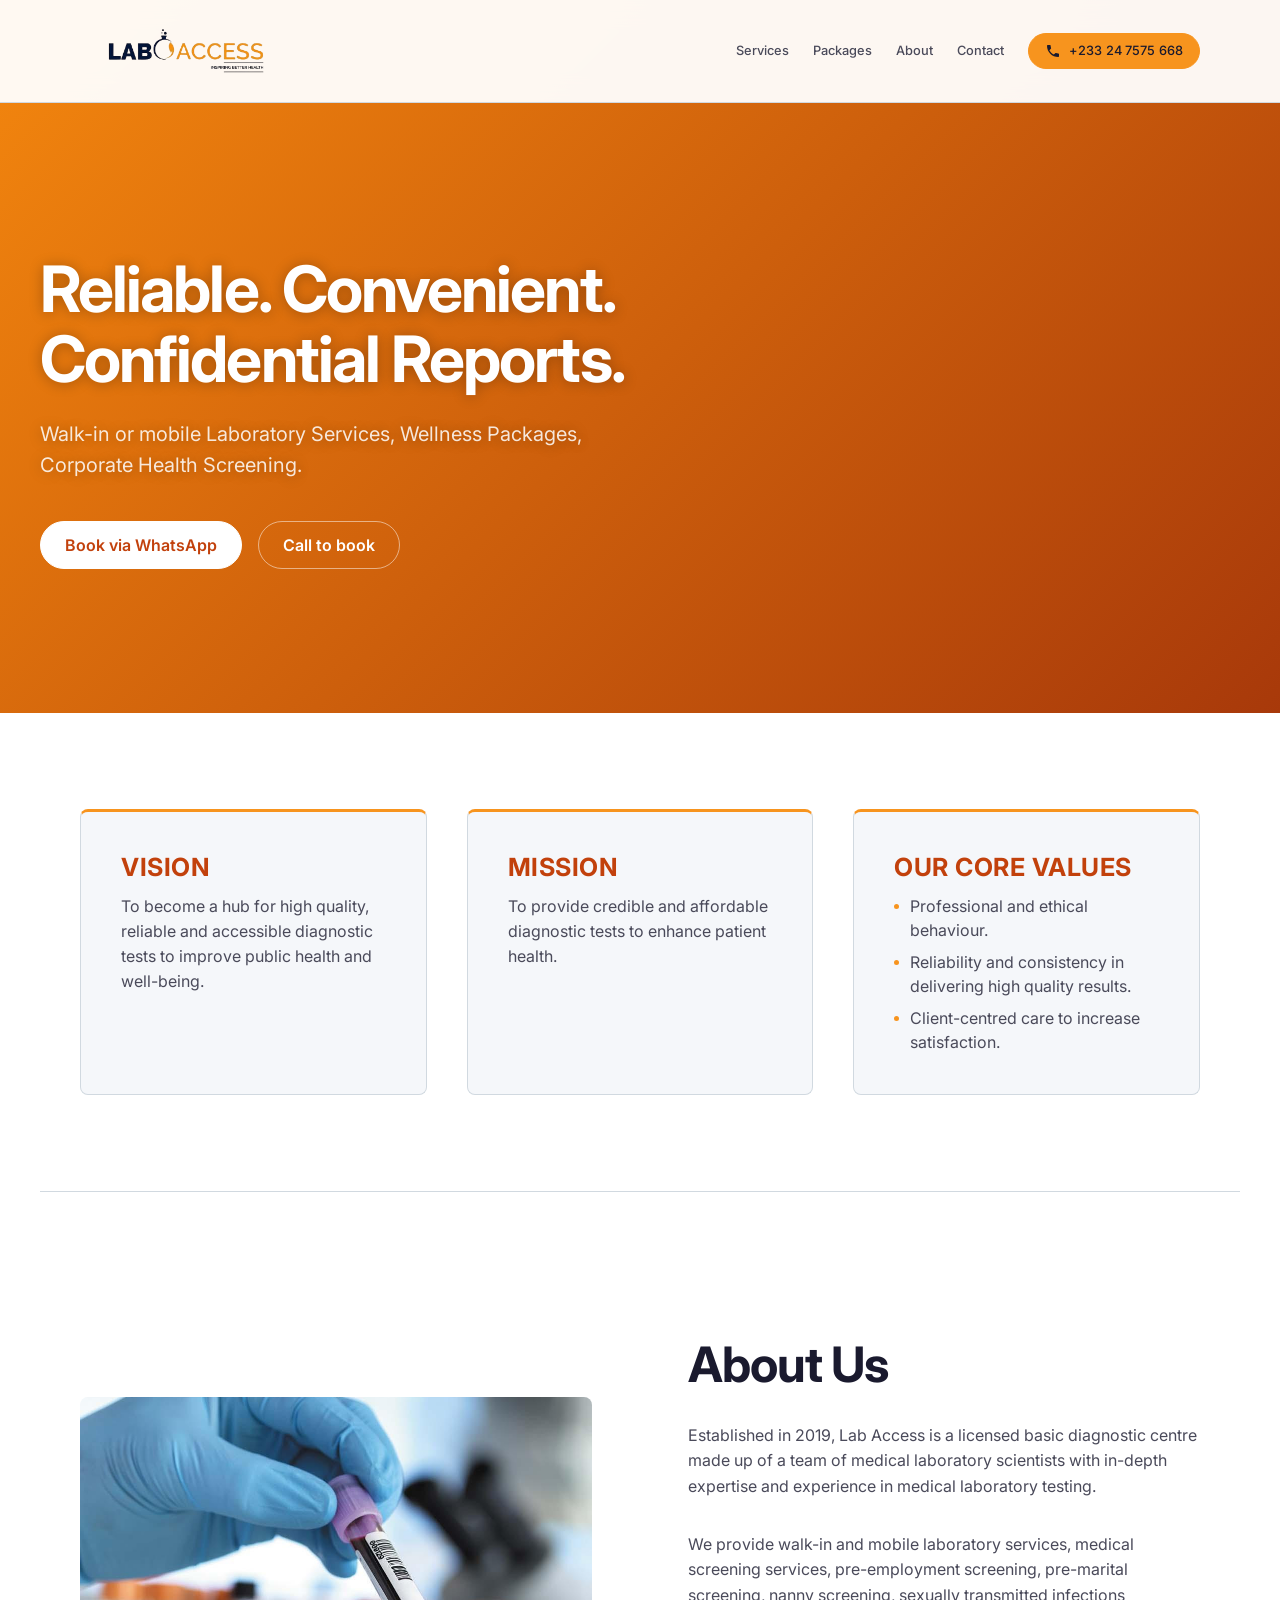
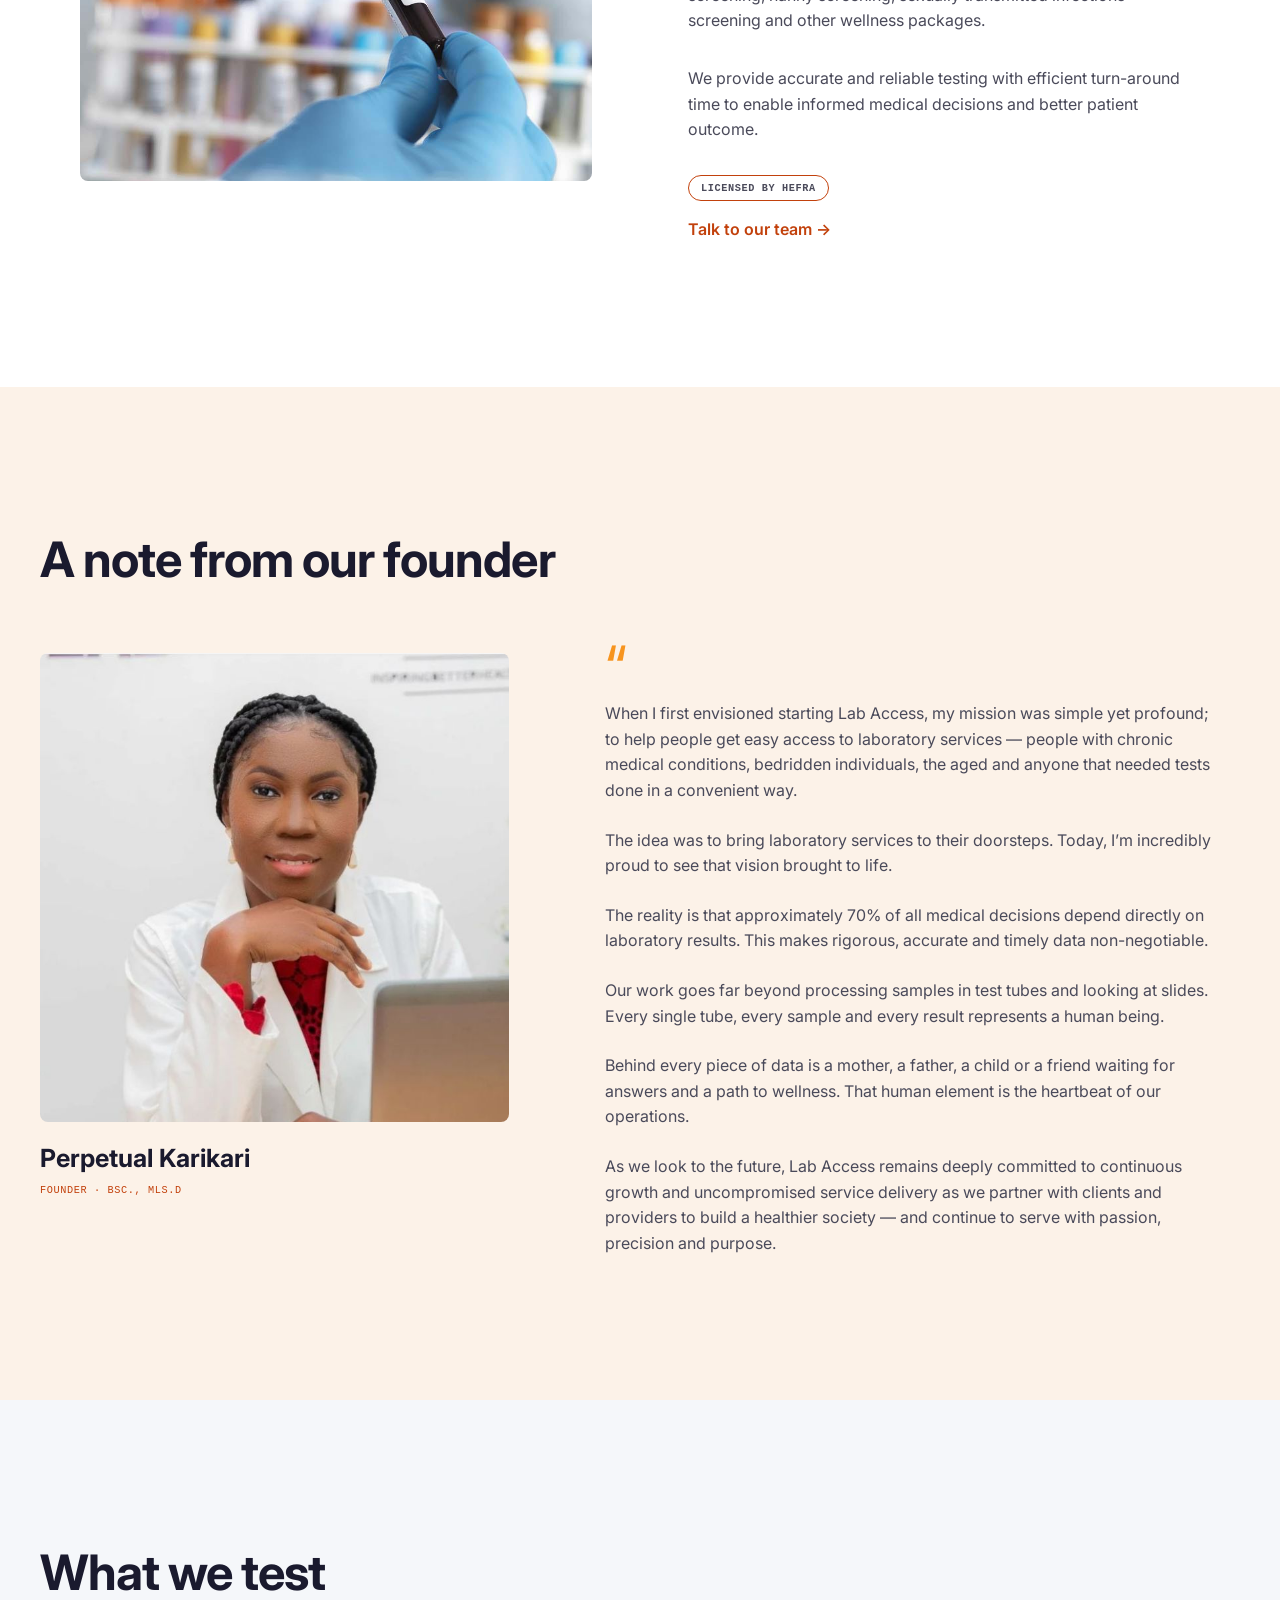
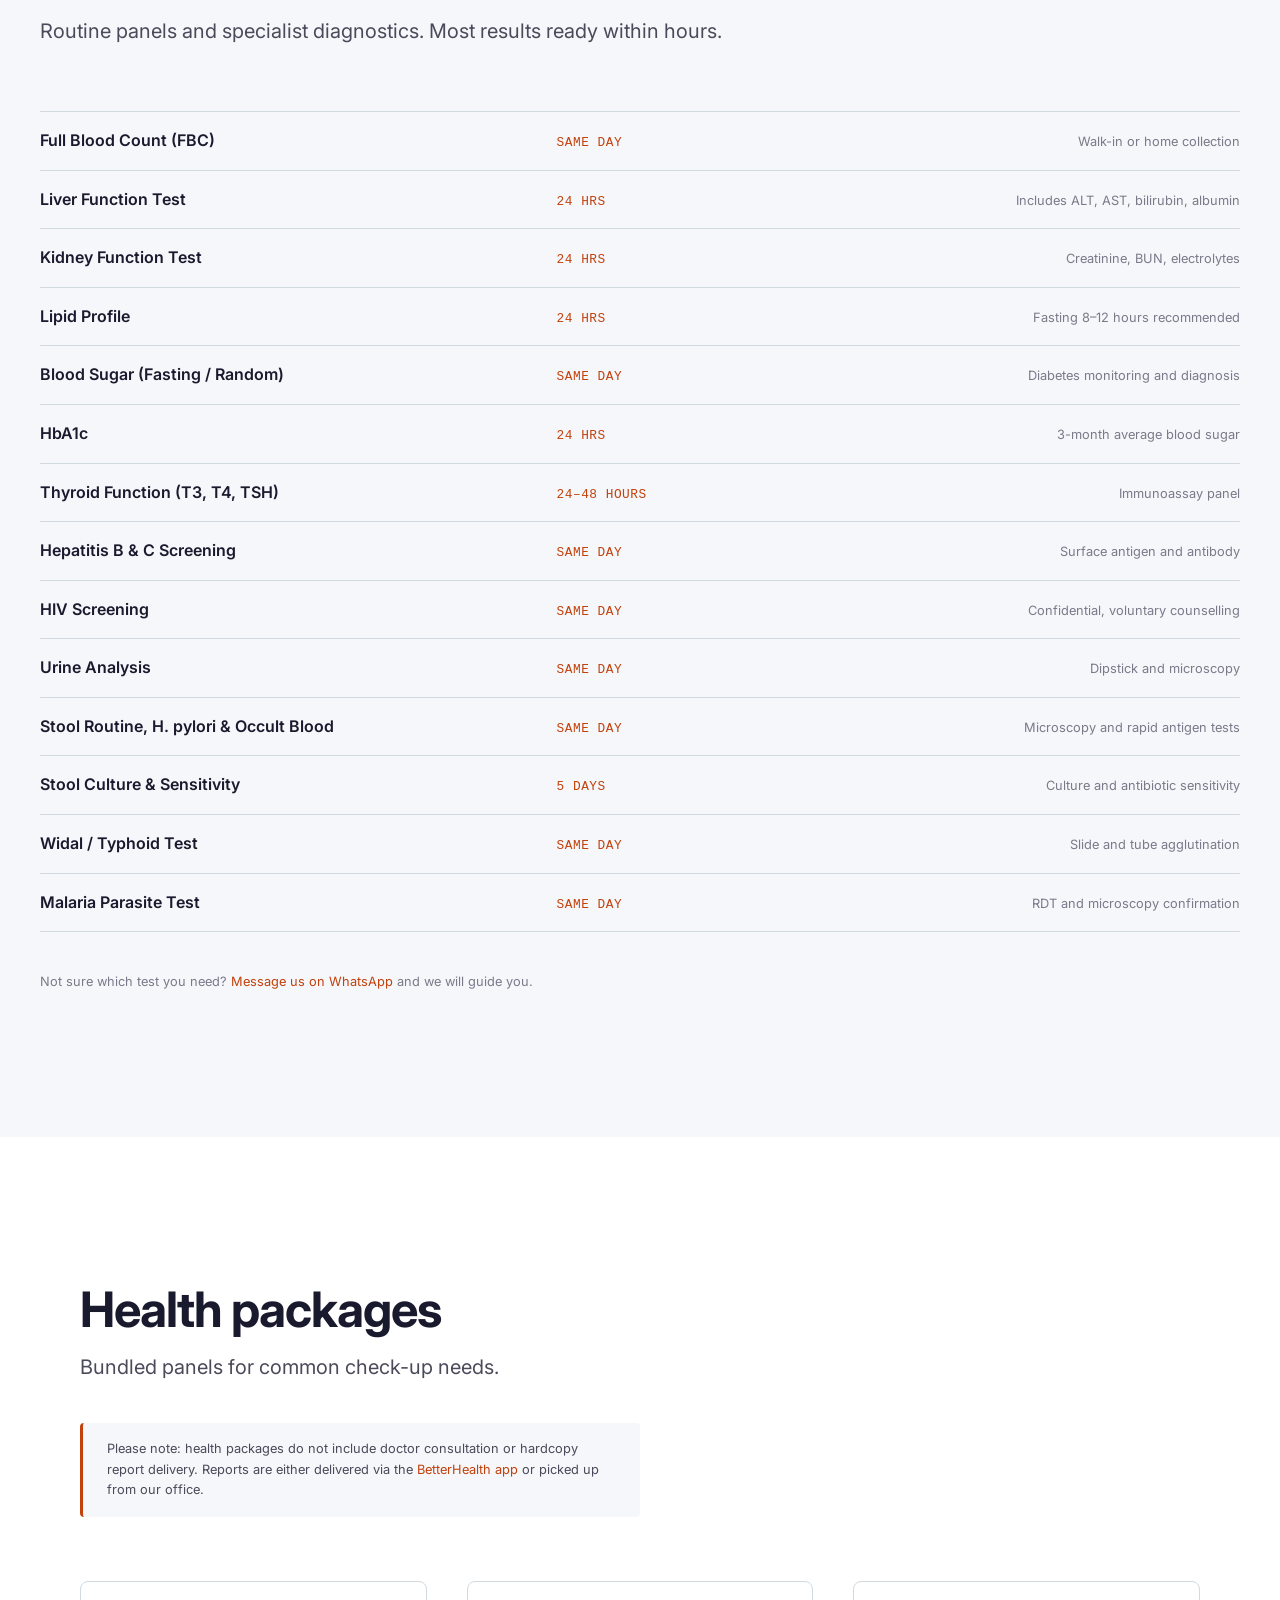
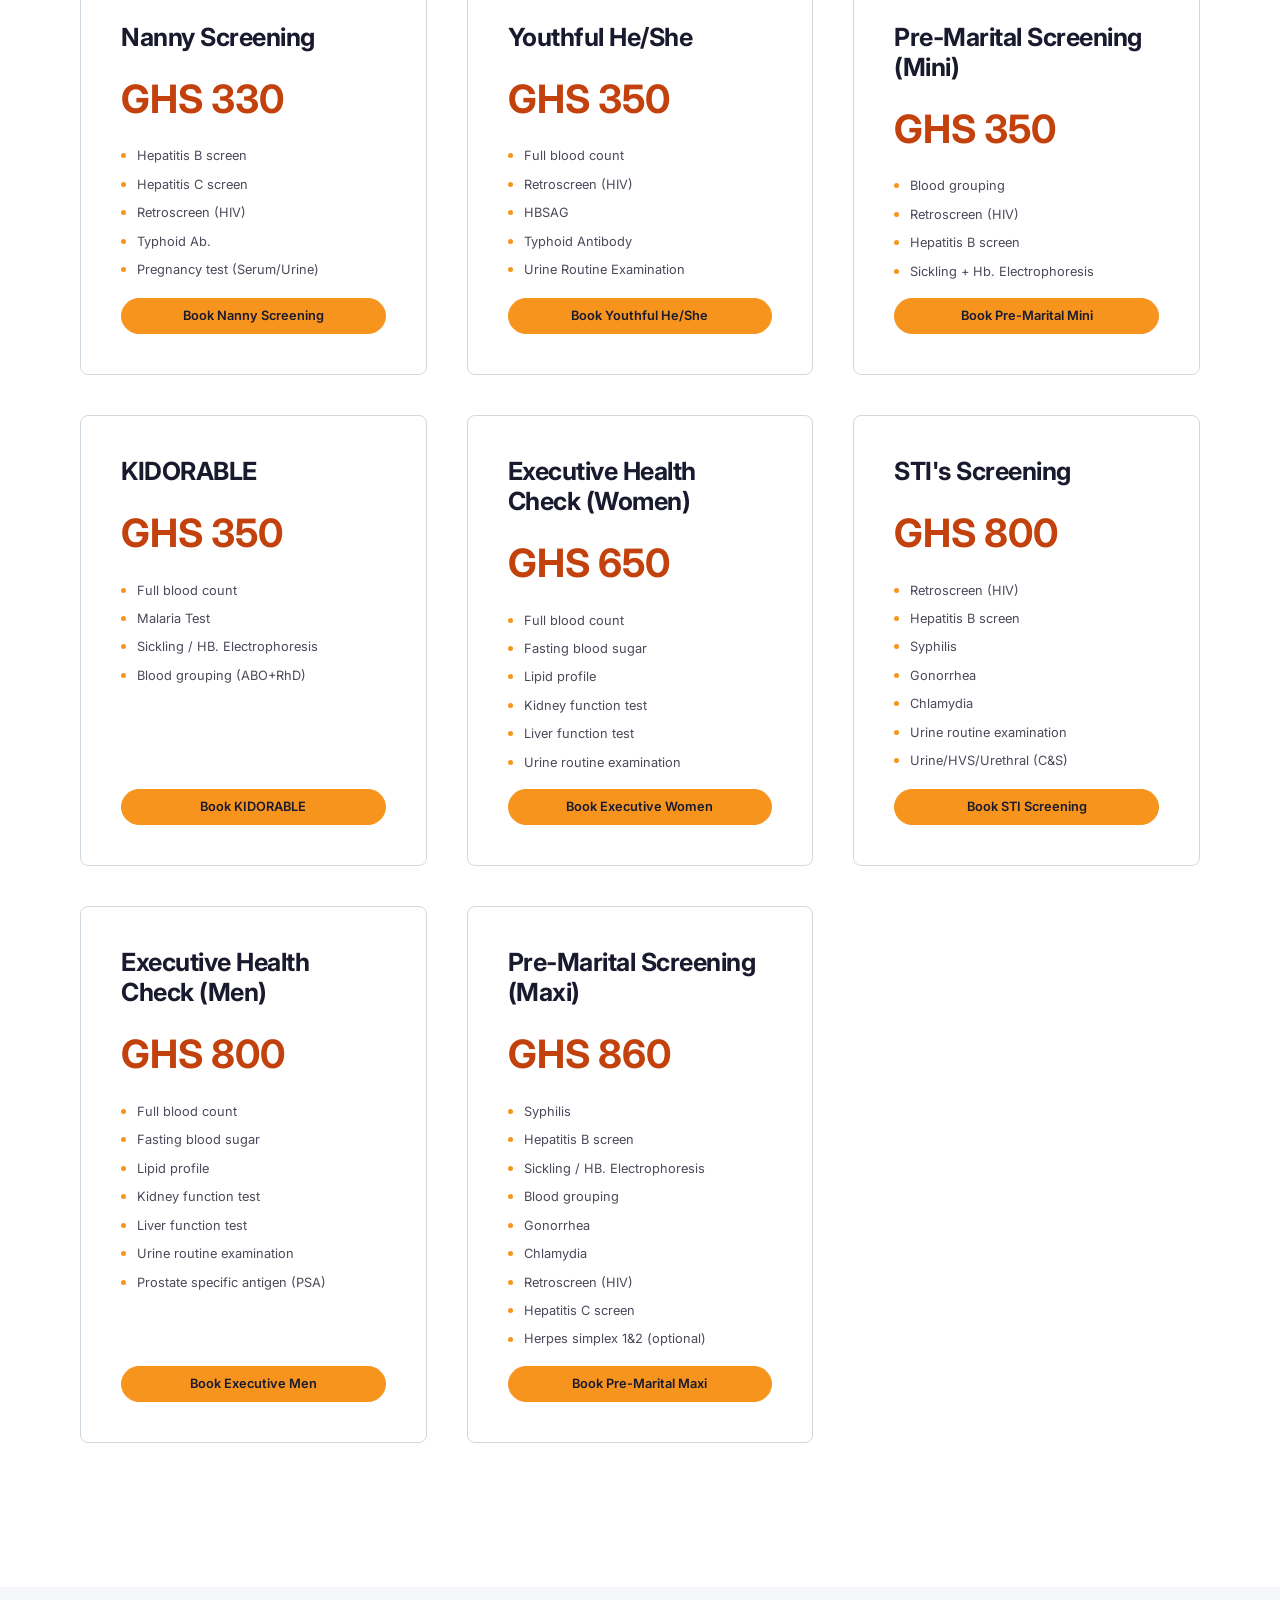
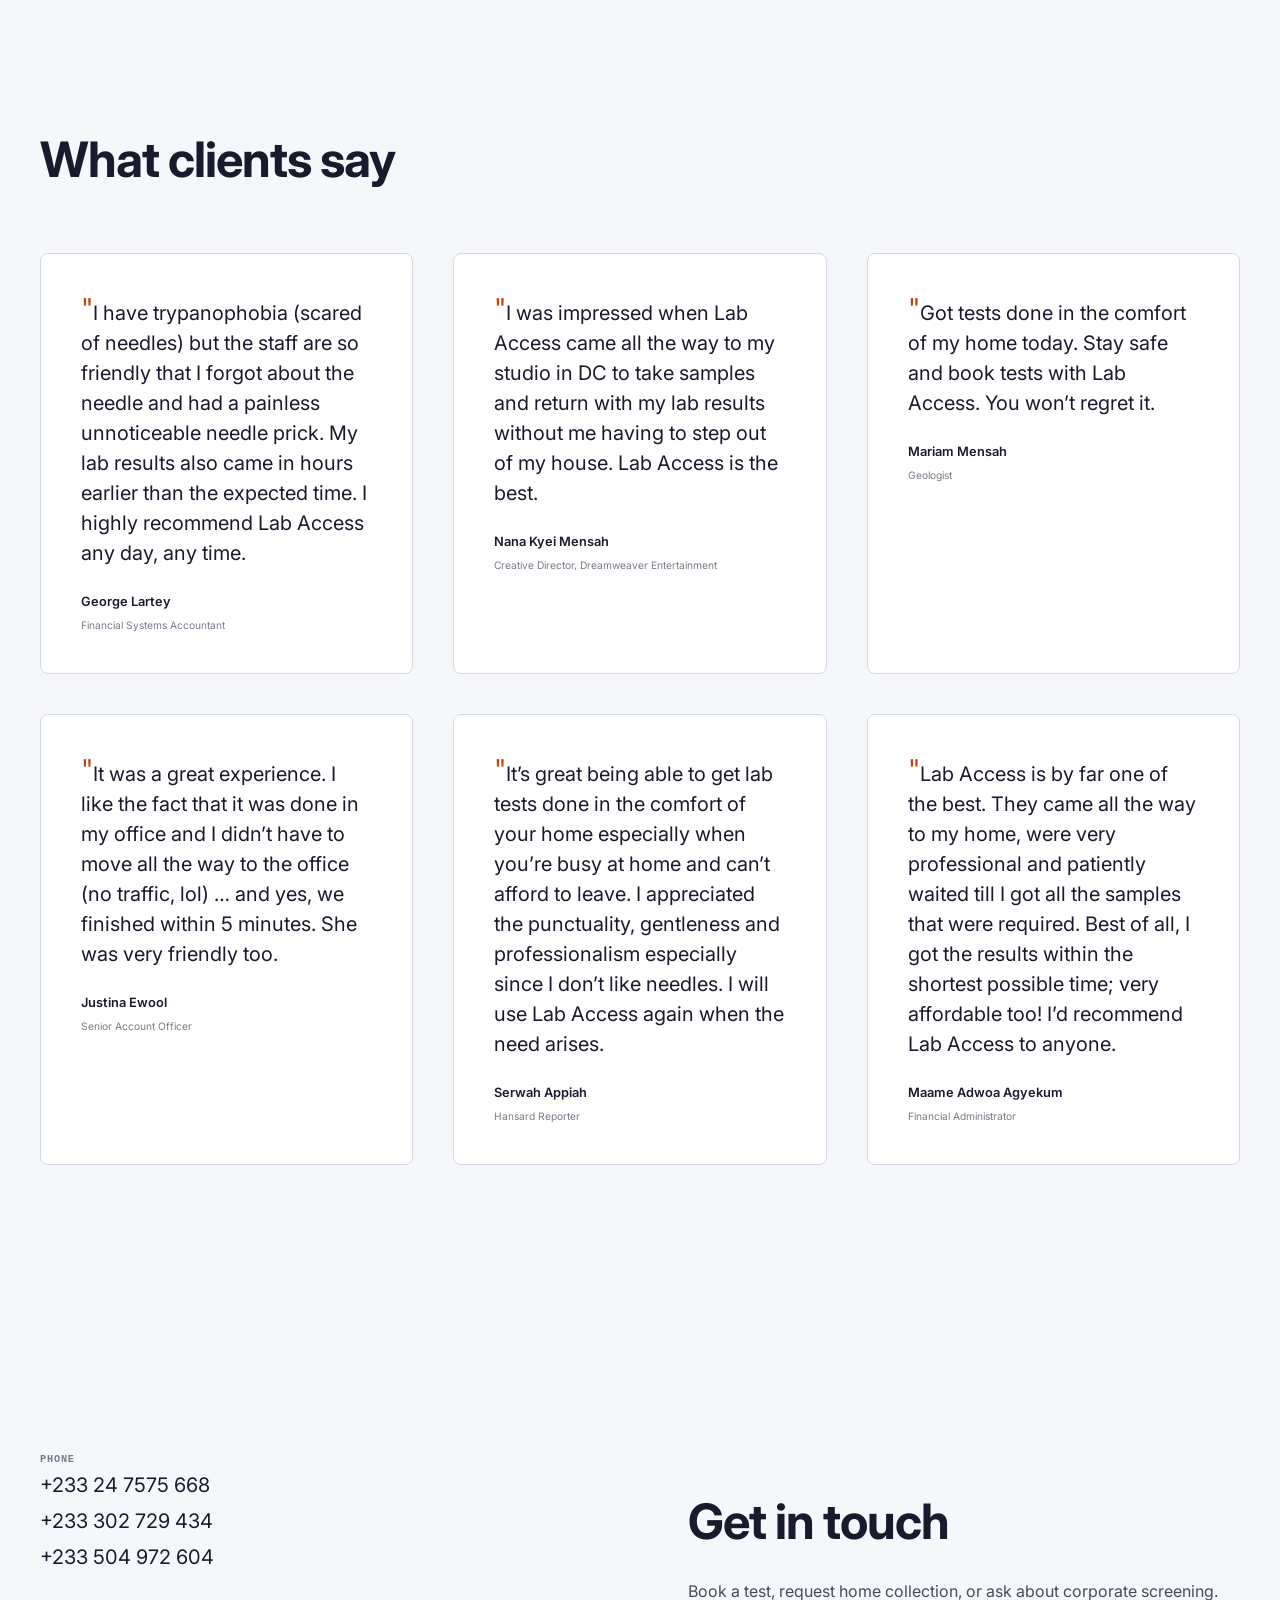
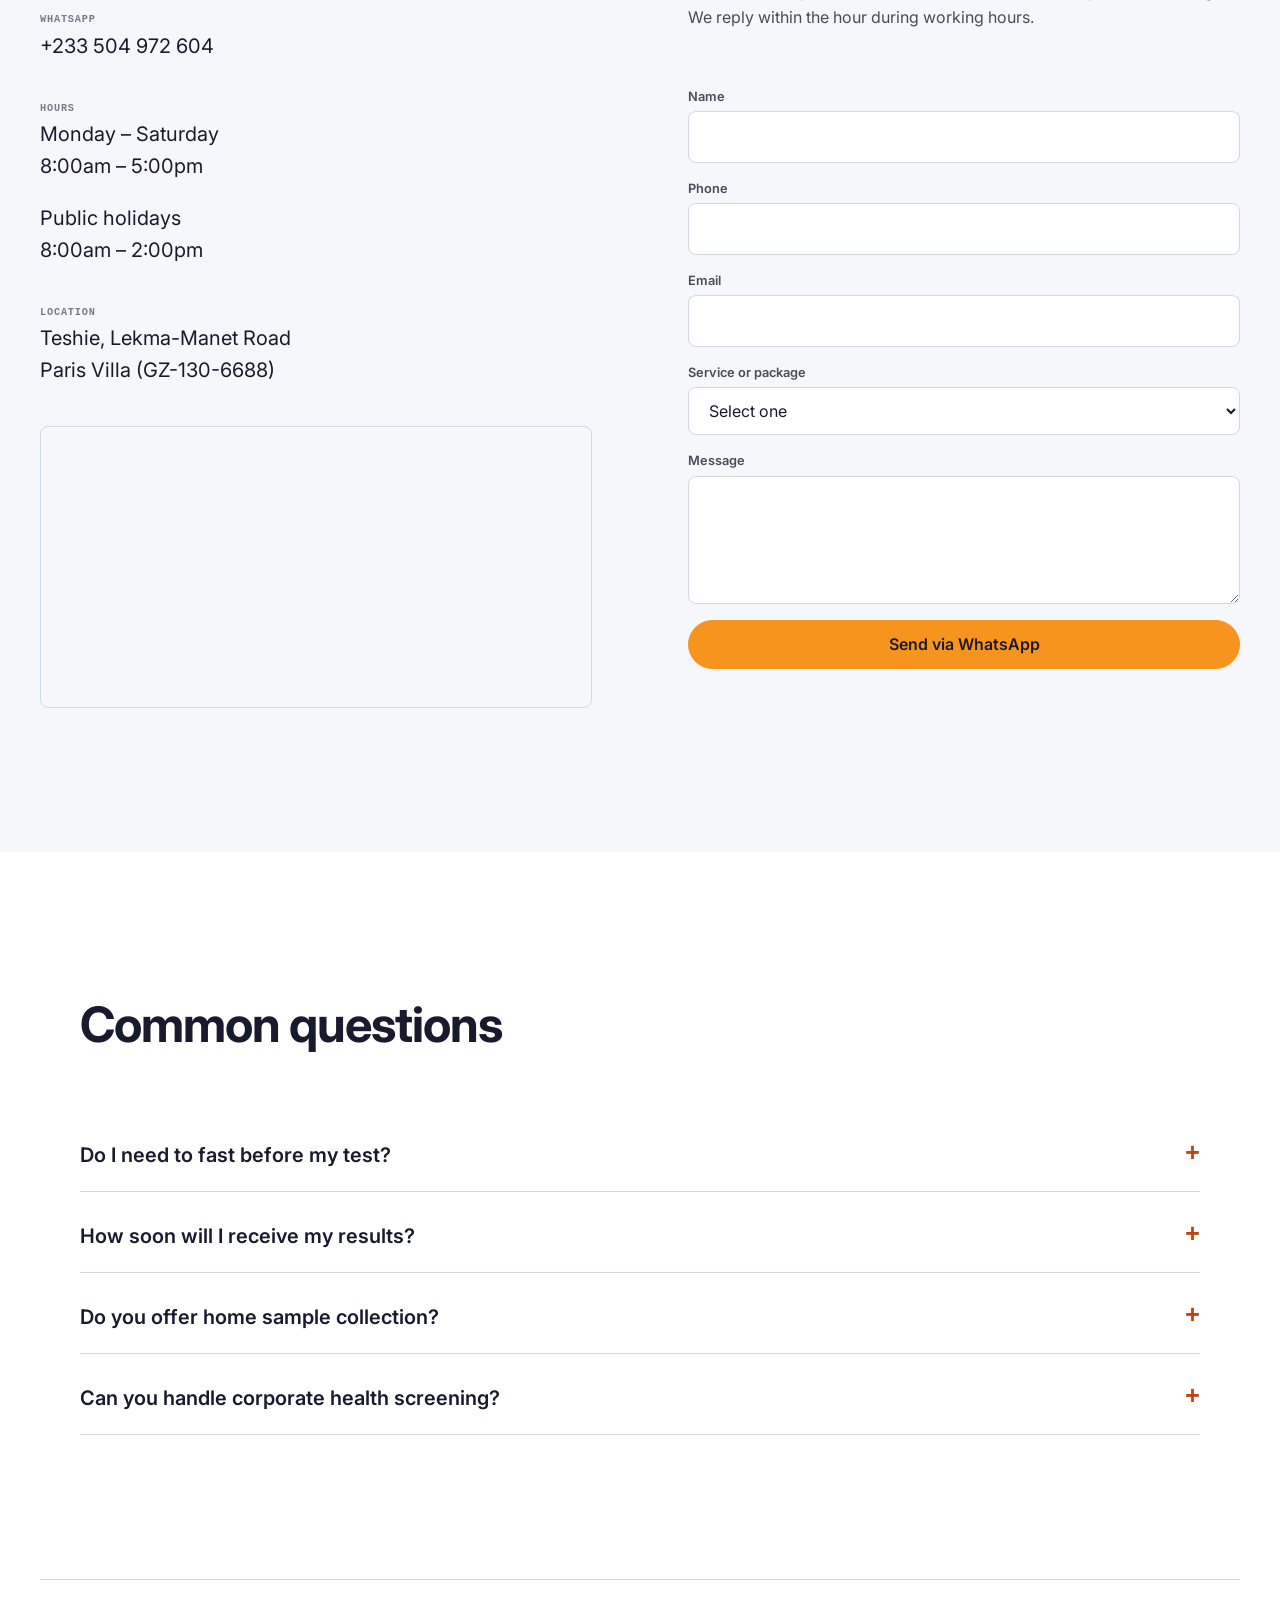
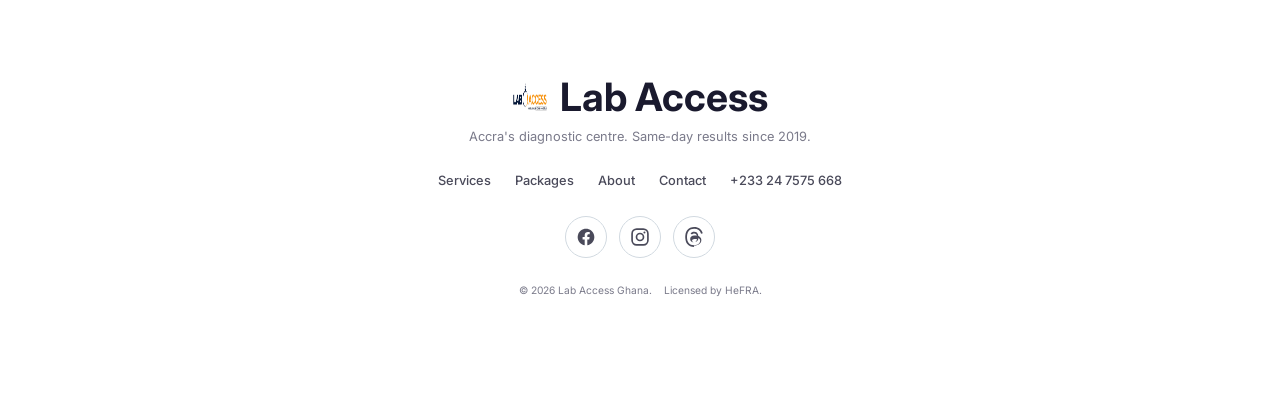
<file: index.html>
<!DOCTYPE html>
<html lang="en">
<head>
  <meta charset="UTF-8">
  <meta name="viewport" content="width=device-width, initial-scale=1.0">
  <title>Lab Access Ghana · Diagnostic Centre · Accra</title>
  <meta name="description" content="Accra's trusted diagnostic centre. Same-day results, home sample collection, corporate health screening, and walk-in laboratory services. Book online or walk in.">

  <link rel="preconnect" href="https://fonts.googleapis.com">
  <link rel="preconnect" href="https://fonts.gstatic.com" crossorigin>
  <link href="https://fonts.googleapis.com/css2?family=Inter:wght@400;500;600;700&display=swap" rel="stylesheet">

  <link rel="stylesheet" href="css/tokens.20260602.css">
  <link rel="stylesheet" href="css/styles.20260602d.css">

  <link rel="icon" href="images/lab-access-logo.webp" type="image/webp">
  <link rel="apple-touch-icon" href="images/lab-access-logo.webp">
</head>
<body>

  <!-- Navbar · Fixed sticky -->
  <header class="navbar" id="home">
    <div class="navbar__container">
      <a href="#home" class="navbar__logo">
        <img src="images/Lab-Access-Logo-trans.png" alt="Lab Access Ghana" width="200" height="74" loading="eager">
      </a>

      <nav class="navbar__nav" aria-label="Primary">
        <a href="#services">Services</a>
        <a href="#packages">Packages</a>
        <a href="#about">About</a>
        <a href="#contact">Contact</a>
        <a href="tel:+233247575668" class="btn btn--primary btn--small navbar__call">
          <svg viewBox="0 0 24 24" fill="currentColor" aria-hidden="true"><path d="M6.6 10.8c1.4 2.8 3.8 5.1 6.6 6.6l2.2-2.2c.3-.3.7-.4 1-.2 1.1.4 2.3.6 3.6.6.6 0 1 .4 1 1V20c0 .6-.4 1-1 1C10.6 21 3 13.4 3 4c0-.6.4-1 1-1h3.5c.6 0 1 .4 1 1 0 1.2.2 2.4.6 3.6.1.4 0 .8-.3 1l-2.2 2.2z"/></svg>
          +233 24 7575 668
        </a>
      </nav>

      <button class="navbar__toggle" aria-label="Open menu" aria-expanded="false" aria-controls="mobile-menu">
        <span></span>
        <span></span>
        <span></span>
      </button>
    </div>

    <nav class="navbar__mobile" id="mobile-menu" aria-label="Mobile">
      <a href="#services">Services</a>
      <a href="#packages">Packages</a>
      <a href="#about">About</a>
      <a href="#contact">Contact</a>
      <a href="tel:+233247575668">+233 24 7575 668</a>
    </nav>
  </header>

  <main>
    <!-- Hero · Blue gradient -->
    <section class="hero" id="home">
      <div class="hero__inner">
        <div class="hero__text" style="padding-top: 50px;">
          <h1 class="hero__display">Reliable. Convenient.<br>Confidential Reports.</h1>
          <p class="hero__lede">Walk-in or mobile Laboratory Services, Wellness Packages, Corporate Health Screening.</p>
          <div class="hero__actions">
            <a href="https://wa.me/233504972604?text=Hello%20Lab%20Access%2C%20I%20would%20like%20to%20book%20a%20test" class="btn btn--primary" target="_blank" rel="noopener">Book via WhatsApp</a>
            <a href="tel:+233247575668" class="btn btn--outline">Call to book</a>
          </div>
        </div>
      </div>
    </section>

    <!-- Vision · Mission · Core Values -->
    <section class="vmv" aria-label="Vision, mission and core values">
      <div class="vmv__card">
        <h2 class="vmv__title">Vision</h2>
        <p class="vmv__text">To become a hub for high quality, reliable and accessible diagnostic tests to improve public health and well-being.</p>
      </div>
      <div class="vmv__card">
        <h2 class="vmv__title">Mission</h2>
        <p class="vmv__text">To provide credible and affordable diagnostic tests to enhance patient health.</p>
      </div>
      <div class="vmv__card">
        <h2 class="vmv__title">Our Core Values</h2>
        <ul class="vmv__list">
          <li>Professional and ethical behaviour.</li>
          <li>Reliability and consistency in delivering high quality results.</li>
          <li>Client-centred care to increase satisfaction.</li>
        </ul>
      </div>
    </section>

    <!-- About (image left, text right) -->
    <section class="split" id="about">
      <figure class="split__visual">
        <img src="images/about-blood-sample.jpg" alt="A Lab Access scientist handling a labelled blood sample tube" width="1013" height="1350" loading="lazy">
      </figure>
      <div class="split__text">
        <h2>About Us</h2>
        <p>Established in 2019, Lab Access is a licensed basic diagnostic centre made up of a team of medical laboratory scientists with in-depth expertise and experience in medical laboratory testing.</p>
        <p>We provide walk-in and mobile laboratory services, medical screening services, pre-employment screening, pre-marital screening, nanny screening, sexually transmitted infections screening and other wellness packages.</p>
        <p>We provide accurate and reliable testing with efficient turn-around time to enable informed medical decisions and better patient outcome.</p>
        <p class="hefra-badge">Licensed by HeFRA</p>
        <a href="#contact" class="link-arrow">Talk to our team →</a>
      </div>
    </section>

    <!-- Founder's note -->
    <section class="section section--paper2 founder" id="founder" aria-label="A note from our founder">
      <div class="section__head">
        <h2>A note from our founder</h2>
      </div>
      <div class="founder__inner">
        <figure class="founder__card">
          <img src="images/founder-perpetual.jpg" alt="Perpetual Karikari, Founder of Lab Access" width="710" height="729" loading="lazy">
          <figcaption class="founder__meta">
            <span class="founder__name">Perpetual Karikari</span>
            <span class="founder__role">Founder · BSc., MLS.D</span>
          </figcaption>
        </figure>
        <div class="founder__note">
          <p>When I first envisioned starting Lab Access, my mission was simple yet profound; to help people get easy access to laboratory services — people with chronic medical conditions, bedridden individuals, the aged and anyone that needed tests done in a convenient way.</p>
          <p>The idea was to bring laboratory services to their doorsteps. Today, I’m incredibly proud to see that vision brought to life.</p>
          <p>The reality is that approximately 70% of all medical decisions depend directly on laboratory results. This makes rigorous, accurate and timely data non-negotiable.</p>
          <p>Our work goes far beyond processing samples in test tubes and looking at slides. Every single tube, every sample and every result represents a human being.</p>
          <p>Behind every piece of data is a mother, a father, a child or a friend waiting for answers and a path to wellness. That human element is the heartbeat of our operations.</p>
          <p>As we look to the future, Lab Access remains deeply committed to continuous growth and uncompromised service delivery as we partner with clients and providers to build a healthier society — and continue to serve with passion, precision and purpose.</p>
        </div>
      </div>
    </section>

    <!-- Services table -->
    <section class="section section--paper2" id="services">
      <div class="section__head">
        <h2>What we test</h2>
        <p class="section__sub">Routine panels and specialist diagnostics. Most results ready within hours.</p>
      </div>
      <table class="spec-sheet">
        <thead>
          <tr>
            <th scope="col">Service</th>
            <th scope="col">Turnaround</th>
            <th scope="col">Notes</th>
          </tr>
        </thead>
        <tbody>
          <tr>
            <td>Full Blood Count (FBC)</td>
            <td>Same day</td>
            <td>Walk-in or home collection</td>
          </tr>
          <tr>
            <td>Liver Function Test</td>
            <td>24 hrs</td>
            <td>Includes ALT, AST, bilirubin, albumin</td>
          </tr>
          <tr>
            <td>Kidney Function Test</td>
            <td>24 hrs</td>
            <td>Creatinine, BUN, electrolytes</td>
          </tr>
          <tr>
            <td>Lipid Profile</td>
            <td>24 hrs</td>
            <td>Fasting 8–12 hours recommended</td>
          </tr>
          <tr>
            <td>Blood Sugar (Fasting / Random)</td>
            <td>Same day</td>
            <td>Diabetes monitoring and diagnosis</td>
          </tr>
          <tr>
            <td>HbA1c</td>
            <td>24 hrs</td>
            <td>3-month average blood sugar</td>
          </tr>
          <tr>
            <td>Thyroid Function (T3, T4, TSH)</td>
            <td>24–48 hours</td>
            <td>Immunoassay panel</td>
          </tr>
          <tr>
            <td>Hepatitis B &amp; C Screening</td>
            <td>Same day</td>
            <td>Surface antigen and antibody</td>
          </tr>
          <tr>
            <td>HIV Screening</td>
            <td>Same day</td>
            <td>Confidential, voluntary counselling</td>
          </tr>
          <tr>
            <td>Urine Analysis</td>
            <td>Same day</td>
            <td>Dipstick and microscopy</td>
          </tr>
          <tr>
            <td>Stool Routine, H. pylori &amp; Occult Blood</td>
            <td>Same day</td>
            <td>Microscopy and rapid antigen tests</td>
          </tr>
          <tr>
            <td>Stool Culture &amp; Sensitivity</td>
            <td>5 days</td>
            <td>Culture and antibiotic sensitivity</td>
          </tr>
          <tr>
            <td>Widal / Typhoid Test</td>
            <td>Same day</td>
            <td>Slide and tube agglutination</td>
          </tr>
          <tr>
            <td>Malaria Parasite Test</td>
            <td>Same day</td>
            <td>RDT and microscopy confirmation</td>
          </tr>
        </tbody>
      </table>
      <p class="section__foot">Not sure which test you need? <a href="https://wa.me/233504972604?text=Hello%20Lab%20Access%2C%20I%20need%20help%20choosing%20a%20test" target="_blank" rel="noopener">Message us on WhatsApp</a> and we will guide you.</p>
    </section>

    <!-- Packages -->
    <section class="section" id="packages">
      <div class="section__head">
        <h2>Health packages</h2>
        <p class="section__sub">Bundled panels for common check-up needs.</p>
      </div>
      <p class="section__note">Please note: health packages do not include doctor consultation or hardcopy report delivery. Reports are either delivered via the <a href="https://betterhealth.africa" target="_blank" rel="noopener">BetterHealth app</a> or picked up from our office.</p>
      <div class="product-grid">
        <article class="product-card">
          <h3 class="product-card__name">Nanny Screening</h3>
          <p class="product-card__price">GHS 330</p>
          <ul class="product-card__list">
            <li>Hepatitis B screen</li>
            <li>Hepatitis C screen</li>
            <li>Retroscreen (HIV)</li>
            <li>Typhoid Ab.</li>
            <li>Pregnancy test (Serum/Urine)</li>
          </ul>
          <a href="https://wa.me/233504972604?text=I%20want%20to%20book%20the%20Nanny%20Screening%20Package" class="btn btn--primary btn--small" target="_blank" rel="noopener">Book Nanny Screening</a>
        </article>

        <article class="product-card">
          <h3 class="product-card__name">Youthful He/She</h3>
          <p class="product-card__price">GHS 350</p>
          <ul class="product-card__list">
            <li>Full blood count</li>
            <li>Retroscreen (HIV)</li>
            <li>HBSAG</li>
            <li>Typhoid Antibody</li>
            <li>Urine Routine Examination</li>
          </ul>
          <a href="https://wa.me/233504972604?text=I%20want%20to%20book%20the%20Youthful%20He/She%20package" class="btn btn--primary btn--small" target="_blank" rel="noopener">Book Youthful He/She</a>
        </article>

        <article class="product-card">
          <h3 class="product-card__name">Pre-Marital Screening (Mini)</h3>
          <p class="product-card__price">GHS 350</p>
          <ul class="product-card__list">
            <li>Blood grouping</li>
            <li>Retroscreen (HIV)</li>
            <li>Hepatitis B screen</li>
            <li>Sickling + Hb. Electrophoresis</li>
          </ul>
          <a href="https://wa.me/233504972604?text=I%20want%20to%20book%20the%20Pre-Marital%20Screening%20Mini%20package" class="btn btn--primary btn--small" target="_blank" rel="noopener">Book Pre-Marital Mini</a>
        </article>

        <article class="product-card">
          <h3 class="product-card__name">KIDORABLE</h3>
          <p class="product-card__price">GHS 350</p>
          <ul class="product-card__list">
            <li>Full blood count</li>
            <li>Malaria Test</li>
            <li>Sickling / HB. Electrophoresis</li>
            <li>Blood grouping (ABO+RhD)</li>
          </ul>
          <a href="https://wa.me/233504972604?text=I%20want%20to%20book%20the%20KIDORABLE%20package" class="btn btn--primary btn--small" target="_blank" rel="noopener">Book KIDORABLE</a>
        </article>

        <article class="product-card">
          <h3 class="product-card__name">Executive Health Check (Women)</h3>
          <p class="product-card__price">GHS 650</p>
          <ul class="product-card__list">
            <li>Full blood count</li>
            <li>Fasting blood sugar</li>
            <li>Lipid profile</li>
            <li>Kidney function test</li>
            <li>Liver function test</li>
            <li>Urine routine examination</li>
          </ul>
          <a href="https://wa.me/233504972604?text=I%20want%20to%20book%20the%20Executive%20Health%20Check%20for%20Women" class="btn btn--primary btn--small" target="_blank" rel="noopener">Book Executive Women</a>
        </article>

        <article class="product-card">
          <h3 class="product-card__name">STI's Screening</h3>
          <p class="product-card__price">GHS 800</p>
          <ul class="product-card__list">
            <li>Retroscreen (HIV)</li>
            <li>Hepatitis B screen</li>
            <li>Syphilis</li>
            <li>Gonorrhea</li>
            <li>Chlamydia</li>
            <li>Urine routine examination</li>
            <li>Urine/HVS/Urethral (C&amp;S)</li>
          </ul>
          <a href="https://wa.me/233504972604?text=I%20want%20to%20book%20the%20STI%20Screening%20package" class="btn btn--primary btn--small" target="_blank" rel="noopener">Book STI Screening</a>
        </article>

        <article class="product-card">
          <h3 class="product-card__name">Executive Health Check (Men)</h3>
          <p class="product-card__price">GHS 800</p>
          <ul class="product-card__list">
            <li>Full blood count</li>
            <li>Fasting blood sugar</li>
            <li>Lipid profile</li>
            <li>Kidney function test</li>
            <li>Liver function test</li>
            <li>Urine routine examination</li>
            <li>Prostate specific antigen (PSA)</li>
          </ul>
          <a href="https://wa.me/233504972604?text=I%20want%20to%20book%20the%20Executive%20Health%20Check%20for%20Men" class="btn btn--primary btn--small" target="_blank" rel="noopener">Book Executive Men</a>
        </article>

        <article class="product-card">
          <h3 class="product-card__name">Pre-Marital Screening (Maxi)</h3>
          <p class="product-card__price">GHS 860</p>
          <ul class="product-card__list">
            <li>Syphilis</li>
            <li>Hepatitis B screen</li>
            <li>Sickling / HB. Electrophoresis</li>
            <li>Blood grouping</li>
            <li>Gonorrhea</li>
            <li>Chlamydia</li>
            <li>Retroscreen (HIV)</li>
            <li>Hepatitis C screen</li>
            <li>Herpes simplex 1&amp;2 (optional)</li>
          </ul>
          <a href="https://wa.me/233504972604?text=I%20want%20to%20book%20the%20Pre-Marital%20Screening%20Maxi%20package" class="btn btn--primary btn--small" target="_blank" rel="noopener">Book Pre-Marital Maxi</a>
        </article>
      </div>
    </section>

    <!-- Testimonials -->
    <section class="section section--paper2" aria-label="What clients say">
      <div class="section__head">
        <h2>What clients say</h2>
      </div>
      <div class="testimonial-grid">
        <div class="testimonial">
          <blockquote class="testimonial__quote">
            <p>I have trypanophobia (scared of needles) but the staff are so friendly that I forgot about the needle and had a painless unnoticeable needle prick. My lab results also came in hours earlier than the expected time. I highly recommend Lab Access any day, any time.</p>
          </blockquote>
          <div class="testimonial__meta">
            <span class="testimonial__name">George Lartey</span>
            <span class="testimonial__role">Financial Systems Accountant</span>
          </div>
        </div>
        <div class="testimonial">
          <blockquote class="testimonial__quote">
            <p>I was impressed when Lab Access came all the way to my studio in DC to take samples and return with my lab results without me having to step out of my house. Lab Access is the best.</p>
          </blockquote>
          <div class="testimonial__meta">
            <span class="testimonial__name">Nana Kyei Mensah</span>
            <span class="testimonial__role">Creative Director, Dreamweaver Entertainment</span>
          </div>
        </div>
        <div class="testimonial">
          <blockquote class="testimonial__quote">
            <p>Got tests done in the comfort of my home today. Stay safe and book tests with Lab Access. You won’t regret it.</p>
          </blockquote>
          <div class="testimonial__meta">
            <span class="testimonial__name">Mariam Mensah</span>
            <span class="testimonial__role">Geologist</span>
          </div>
        </div>
        <div class="testimonial">
          <blockquote class="testimonial__quote">
            <p>It was a great experience. I like the fact that it was done in my office and I didn’t have to move all the way to the office (no traffic, lol) … and yes, we finished within 5 minutes. She was very friendly too.</p>
          </blockquote>
          <div class="testimonial__meta">
            <span class="testimonial__name">Justina Ewool</span>
            <span class="testimonial__role">Senior Account Officer</span>
          </div>
        </div>
        <div class="testimonial">
          <blockquote class="testimonial__quote">
            <p>It’s great being able to get lab tests done in the comfort of your home especially when you’re busy at home and can’t afford to leave. I appreciated the punctuality, gentleness and professionalism especially since I don’t like needles. I will use Lab Access again when the need arises.</p>
          </blockquote>
          <div class="testimonial__meta">
            <span class="testimonial__name">Serwah Appiah</span>
            <span class="testimonial__role">Hansard Reporter</span>
          </div>
        </div>
        <div class="testimonial">
          <blockquote class="testimonial__quote">
            <p>Lab Access is by far one of the best. They came all the way to my home, were very professional and patiently waited till I got all the samples that were required. Best of all, I got the results within the shortest possible time; very affordable too! I’d recommend Lab Access to anyone.</p>
          </blockquote>
          <div class="testimonial__meta">
            <span class="testimonial__name">Maame Adwoa Agyekum</span>
            <span class="testimonial__role">Financial Administrator</span>
          </div>
        </div>
      </div>
    </section>

    <!-- Contact (form left, info right) -->
    <section class="split split--reverse section--paper2" id="contact">
      <div class="split__text">
        <h2>Get in touch</h2>
        <p>Book a test, request home collection, or ask about corporate screening. We reply within the hour during working hours.</p>

        <form class="contact-form" id="contactForm" action="#" method="post">
          <div class="field">
            <label for="name">Name</label>
            <input type="text" id="name" name="name" required autocomplete="name">
          </div>
          <div class="field">
            <label for="phone">Phone</label>
            <input type="tel" id="phone" name="phone" required autocomplete="tel">
          </div>
          <div class="field">
            <label for="email">Email</label>
            <input type="email" id="email" name="email" autocomplete="email">
          </div>
          <div class="field">
            <label for="service">Service or package</label>
            <select id="service" name="service" required>
              <option value="" disabled selected>Select one</option>
              <option value="single-test">Single test</option>
              <option value="basic-wellness">Basic Wellness package</option>
              <option value="executive">Executive Screening</option>
              <option value="comprehensive">Comprehensive Profile</option>
              <option value="home-collection">Home collection</option>
              <option value="corporate">Corporate screening</option>
              <option value="other">Other / not sure</option>
            </select>
          </div>
          <div class="field">
            <label for="message">Message</label>
            <textarea id="message" name="message" rows="4"></textarea>
          </div>
          <button type="submit" class="btn btn--primary">Send via WhatsApp</button>
        </form>
      </div>

      <div class="split__visual split__visual--info">
        <div class="contact-block">
          <h3 class="contact-block__label">Phone</h3>
          <a href="tel:+233247575668" class="contact-block__value">+233 24 7575 668</a>
          <a href="tel:+233302729434" class="contact-block__value">+233 302 729 434</a>
          <a href="tel:+233504972604" class="contact-block__value">+233 504 972 604</a>
        </div>
        <div class="contact-block">
          <h3 class="contact-block__label">WhatsApp</h3>
          <a href="https://wa.me/233504972604" class="contact-block__value" target="_blank" rel="noopener">+233 504 972 604</a>
        </div>
        <div class="contact-block">
          <h3 class="contact-block__label">Hours</h3>
          <p class="contact-block__value">Monday – Saturday<br>8:00am – 5:00pm</p>
          <p class="contact-block__value">Public holidays<br>8:00am – 2:00pm</p>
        </div>
        <div class="contact-block">
          <h3 class="contact-block__label">Location</h3>
          <p class="contact-block__value">Teshie, Lekma-Manet Road<br>Paris Villa (GZ-130-6688)</p>
        </div>
        <div class="contact-map">
          <iframe src="https://www.google.com/maps?q=LAB+ACCESS+MEDICAL+LABORATORY,+Teshie,+Accra&z=17&output=embed" width="100%" height="280" style="border:0;" allowfullscreen="" loading="lazy" referrerpolicy="no-referrer-when-downgrade" title="Lab Access Medical Laboratory location map"></iframe>
        </div>
      </div>
    </section>

    <!-- FAQ -->
    <section class="section" id="faq" aria-label="Frequently asked questions">
      <div class="section__head">
        <h2>Common questions</h2>
      </div>
      <div class="faq-list">
        <details class="faq-item">
          <summary>Do I need to fast before my test?</summary>
          <p>It depends on the test. Fasting blood sugar and lipid profiles require 8–12 hours of fasting. Most other tests do not. We will confirm when you book.</p>
        </details>
        <details class="faq-item">
          <summary>How soon will I receive my results?</summary>
          <p>Most routine tests return the same day. Cultures take 4–5 days. We send results via the BetterHealth app or you can pick them up from our office.</p>
        </details>
        <details class="faq-item">
          <summary>Do you offer home sample collection?</summary>
          <p>Yes. Our phlebotomists collect samples at your home or office in Accra and Tema. Book at least 24 hours ahead.</p>
        </details>
        <details class="faq-item">
          <summary>Can you handle corporate health screening?</summary>
          <p>Yes. We run on-site and off-site screening programmes for companies of all sizes. We structure reports for HR compliance and provide bulk pricing.</p>
        </details>
      </div>
    </section>
  </main>

  <!-- Footer -->
  <footer class="footer">
    <div class="footer__main">
      <div class="footer__logo">
        <img src="images/lab-access-logo.webp" alt="Lab Access Ghana" width="40" height="40" loading="lazy">
        <span class="footer__wordmark">Lab Access</span>
      </div>
      <p class="footer__tagline">Accra's diagnostic centre. Same-day results since 2019.</p>
    </div>
    <div class="footer__links">
      <a href="#services">Services</a>
      <a href="#packages">Packages</a>
      <a href="#about">About</a>
      <a href="#contact">Contact</a>
      <a href="tel:+233247575668">+233 24 7575 668</a>
    </div>
    <div class="footer__social">
      <a href="https://www.facebook.com/labcourier" target="_blank" rel="noopener" aria-label="Lab Access on Facebook">
        <svg viewBox="0 0 24 24" fill="currentColor" aria-hidden="true"><path d="M22 12.06C22 6.5 17.52 2 12 2S2 6.5 2 12.06c0 5.02 3.66 9.18 8.44 9.94v-7.03H7.9v-2.91h2.54V9.85c0-2.52 1.49-3.91 3.78-3.91 1.1 0 2.24.2 2.24.2v2.47h-1.26c-1.24 0-1.63.78-1.63 1.57v1.88h2.78l-.44 2.91h-2.34V22c4.78-.76 8.44-4.92 8.44-9.94Z"/></svg>
      </a>
      <a href="https://www.instagram.com/lab_access/" target="_blank" rel="noopener" aria-label="Lab Access on Instagram">
        <svg viewBox="0 0 24 24" fill="none" stroke="currentColor" stroke-width="2" aria-hidden="true"><rect x="2.5" y="2.5" width="19" height="19" rx="5.5"/><circle cx="12" cy="12" r="4.2"/><circle cx="17.3" cy="6.7" r="1.2" fill="currentColor" stroke="none"/></svg>
      </a>
      <a href="https://www.threads.com/@lab_access" target="_blank" rel="noopener" aria-label="Lab Access on Threads">
        <svg viewBox="0 0 24 24" fill="currentColor" aria-hidden="true"><path d="M12.19 24h-.01c-3.58-.02-6.33-1.2-8.18-3.51C2.35 18.44 1.5 15.59 1.47 12.01v-.02c.03-3.58.88-6.43 2.53-8.48C5.84 1.2 8.6.02 12.18 0h.01c2.75.02 5.04.72 6.83 2.1 1.68 1.29 2.86 3.13 3.51 5.47l-2.04.57c-1.1-3.96-3.9-5.99-8.3-6.02-2.91.02-5.11.94-6.54 2.72C4.31 6.5 3.62 8.91 3.59 12c.03 3.09.72 5.5 2.06 7.17 1.43 1.78 3.63 2.7 6.54 2.72 2.62-.02 4.36-.63 5.8-2.05 1.65-1.61 1.62-3.59 1.09-4.8-.31-.7-.87-1.3-1.63-1.74-.19 1.35-.62 2.44-1.28 3.27-.89 1.1-2.14 1.7-3.73 1.79-1.2.07-2.36-.22-3.26-.8-1.06-.69-1.68-1.74-1.75-2.96-.07-1.19.41-2.29 1.33-3.08.88-.76 2.12-1.21 3.58-1.29.97-.05 1.96.01 3.02.14-.13-.74-.38-1.33-.74-1.76-.5-.58-1.28-.88-2.31-.89h-.03c-.83 0-1.95.23-2.68 1.27l-1.7-1.14c.92-1.4 2.43-2.17 4.23-2.17h.04c3.03.02 4.83 1.85 5 5.01l.29.13c1.34.63 2.33 1.57 2.86 2.72.74 1.6.83 4.18-1.28 6.28-1.79 1.75-3.96 2.53-7.07 2.53Zm1.06-9.66c-.22 0-.44 0-.66.02-1.83.1-2.97.94-2.9 2.13.07 1.25 1.45 1.83 2.77 1.76 1.22-.07 2.8-.54 3.07-3.71-.74-.16-1.52-.2-2.28-.2Z"/></svg>
      </a>
    </div>
    <div class="footer__legal">
      <span>© 2026 Lab Access Ghana.</span>
      <span>Licensed by HeFRA.</span>
    </div>
  </footer>

  <!-- Mobile sticky CTA -->
  <div class="mobile-cta" aria-hidden="true">
    <a href="tel:+233247575668" class="mobile-cta__btn mobile-cta__btn--call">Call now</a>
    <a href="https://wa.me/233504972604?text=Hello%20Lab%20Access%2C%20I%20would%20like%20to%20book%20a%20test" class="mobile-cta__btn mobile-cta__btn--wa" target="_blank" rel="noopener">WhatsApp</a>
  </div>

  <script src="js/main.js" defer></script>
</body>
</html>
</file>
<file: css/tokens.20260602.css>
/* Lab Access · Brand Orange Theme */

:root {
  /* ── Paper ── */
  --color-paper:    #ffffff;
  --color-paper-2:  #f5f7fa;
  --color-paper-3:  #e8ecf1;

  /* ── Ink ── */
  --color-ink:      #1a1a2e;
  --color-ink-2:    #4a4a5a;
  --color-ink-3:    #7a7a8a;

  /* ── Neutrals ── */
  --color-rule:     #d1d9e0;
  --color-rule-2:   #b8c4d0;
  --color-muted:    #8a94a0;

  /* ── Accent (brand orange) ── */
  --color-accent:       #C2410C;  /* deep orange: links, small accent text — WCAG AA on white */
  --color-accent-ink:   #ffffff;
  --color-accent-hover: #9A3412;
  --color-focus:        #F2820C;
  --brand-bright:       #F7941E;   /* the logo orange — buttons (dark text) + decorative pops */

  /* ── Success / CTA ── */
  --color-success:      #28a745;
  --color-success-hover:#218838;

  /* ── Fonts ── */
  --font-display: "Inter", -apple-system, BlinkMacSystemFont, "Segoe UI", sans-serif;
  --font-body:    "Inter", -apple-system, BlinkMacSystemFont, "Segoe UI", sans-serif;
  --font-mono:    "JetBrains Mono", "SF Mono", monospace;

  /* ── Type scale (major third, 1.25) ── */
  --text-xs:   0.64rem;
  --text-sm:   0.8rem;
  --text-base: 1rem;
  --text-md:   1.25rem;
  --text-lg:   1.5625rem;
  --text-xl:   1.9531rem;
  --text-2xl:  2.4414rem;
  --text-3xl:  3.0518rem;
  --text-display: clamp(2.5rem, 5vw + 1rem, 4rem);
  --text-display-s: clamp(2rem, 4vw + 0.5rem, 3rem);

  /* ── Spacing (4-pt) ── */
  --space-3xs: 0.125rem;
  --space-2xs: 0.25rem;
  --space-xs:  0.5rem;
  --space-sm:  0.75rem;
  --space-md:  1rem;
  --space-lg:  1.5rem;
  --space-xl:  2.5rem;
  --space-2xl: 4rem;
  --space-3xl: 6rem;
  --space-4xl: 9rem;

  /* ── Motion ── */
  --ease-out:    cubic-bezier(0.16, 1, 0.3, 1);
  --ease-in:     cubic-bezier(0.7, 0, 0.84, 0);
  --ease-in-out: cubic-bezier(0.65, 0, 0.35, 1);
  --dur-micro:   120ms;
  --dur-short:   220ms;
  --dur-long:    420ms;

  /* ── Radius ── */
  --radius-sm: 4px;
  --radius-md: 8px;
  --radius-pill: 999px;

  /* ── Z-index ── */
  --z-base:     1;
  --z-raised:   10;
  --z-sticky:   200;
  --z-modal:    400;
}

/* Reduced motion */
@media (prefers-reduced-motion: reduce) {
  *, *::before, *::after {
    animation-duration: 150ms !important;
    animation-iteration-count: 1 !important;
    transition-duration: 150ms !important;
  }
}
</file>
<file: css/styles.20260602d.css>
/* Lab Access · Brand Orange Theme
 * · nav: Fixed sticky navbar · hero: Orange gradient
 * · contrast: pass (WCAG 2.1 AA)
 */

@import url('tokens.20260602.css');

/* ── Reset & base ── */
*, *::before, *::after { box-sizing: border-box; }

html {
  font-size: 16px;
  overflow-x: clip;
  -webkit-font-smoothing: antialiased;
  -moz-osx-font-smoothing: grayscale;
  scroll-behavior: smooth;
}

body {
  margin: 0;
  font-family: var(--font-body);
  font-weight: 400;
  font-size: var(--text-base);
  line-height: 1.6;
  color: var(--color-ink);
  background: var(--color-paper);
  overflow-x: clip;
}

img, picture, video, canvas, svg {
  display: block;
  max-width: 100%;
  height: auto;
}

input, button, textarea, select {
  font: inherit;
  color: inherit;
}

a {
  color: var(--color-accent);
  text-decoration: none;
}

a:hover {
  text-decoration: underline;
  text-underline-offset: 0.15em;
}

:focus-visible {
  outline: 2px solid var(--color-focus);
  outline-offset: 3px;
}

/* ── Typography ── */
h1, h2, h3, h4 {
  font-family: var(--font-display);
  font-weight: 700;
  line-height: 1.2;
  letter-spacing: -0.02em;
  margin: 0;
  color: var(--color-ink);
}

h1 { font-size: var(--text-display); }
h2 { font-size: var(--text-3xl); }
h3 { font-size: var(--text-xl); }

p {
  margin: 0 0 var(--space-md) 0;
  max-width: 65ch;
}

p:last-child { margin-bottom: 0; }

/* ── Buttons ── */
.btn {
  display: inline-flex;
  align-items: center;
  justify-content: center;
  gap: var(--space-xs);
  padding: var(--space-sm) var(--space-lg);
  font-family: var(--font-body);
  font-weight: 600;
  font-size: var(--text-base);
  line-height: 1.4;
  border-radius: var(--radius-pill);
  border: 1.5px solid transparent;
  cursor: pointer;
  white-space: nowrap;
  transition: background-color var(--dur-short) var(--ease-out),
              transform var(--dur-micro) var(--ease-out),
              border-color var(--dur-short) var(--ease-out);
}

.btn--primary {
  background: var(--brand-bright);
  color: #1a1a2e;
  border-color: var(--brand-bright);
}

.btn--primary:hover {
  background: #E8710A;
  border-color: #E8710A;
  transform: translateY(-1.5px);
  text-decoration: none;
}

.btn--primary:active {
  transform: translateY(1px);
}

.btn--outline {
  background: transparent;
  color: inherit;
  border-color: currentColor;
}

.btn--outline:hover {
  background: rgba(255,255,255,0.1);
  transform: translateY(-1.5px);
  text-decoration: none;
}

.btn--outline:active {
  transform: translateY(1px);
}

.btn--small {
  padding: var(--space-xs) var(--space-md);
  font-size: var(--text-sm);
}

/* ── Link arrow ── */
.link-arrow {
  display: inline-flex;
  align-items: center;
  gap: var(--space-xs);
  font-weight: 600;
  color: var(--color-accent);
  transition: gap var(--dur-short) var(--ease-out);
}

.link-arrow:hover {
  gap: var(--space-sm);
  text-decoration: none;
}

/* ── Navbar ── */
.navbar {
  position: fixed;
  top: 0;
  left: 0;
  right: 0;
  z-index: var(--z-sticky);
  background: rgba(255,255,255,0.95);
  backdrop-filter: blur(12px);
  -webkit-backdrop-filter: blur(12px);
  border-bottom: 1px solid var(--color-rule);
}

.navbar__container {
  display: flex;
  align-items: center;
  justify-content: space-between;
  max-width: 1200px;
  margin: 0 auto;
  padding: var(--space-sm) var(--space-xl);
}

.navbar__logo {
  display: flex;
  align-items: center;
  gap: var(--space-sm);
  text-decoration: none;
  color: var(--color-ink);
}

.navbar__logo img {
  width: 210px;
  height: 78px;
  border-radius: var(--radius-sm);
  object-fit: contain;
}

.navbar__brand {
  font-family: var(--font-display);
  font-size: var(--text-lg);
  font-weight: 700;
  color: var(--color-ink);
  letter-spacing: -0.02em;
}

.navbar__logo:hover .navbar__brand {
  color: var(--color-accent);
}

.navbar__nav {
  display: flex;
  align-items: center;
  gap: var(--space-lg);
}

.navbar__nav a {
  font-family: var(--font-body);
  font-size: var(--text-sm);
  font-weight: 500;
  color: var(--color-ink-2);
  text-decoration: none;
  transition: color var(--dur-short) var(--ease-out);
}

.navbar__nav a:hover {
  color: var(--color-accent);
  text-decoration: none;
}

/* Header call-to-action button (overrides .navbar__nav a defaults) */
.navbar__nav a.navbar__call {
  color: #1a1a2e;
  letter-spacing: 0.01em;
}

.navbar__nav a.navbar__call:hover {
  color: #1a1a2e;
  background: #E8710A;
  text-decoration: none;
}

.navbar__call svg {
  width: 16px;
  height: 16px;
  flex-shrink: 0;
}

.navbar__toggle {
  display: none;
  flex-direction: column;
  gap: 5px;
  background: none;
  border: none;
  cursor: pointer;
  padding: var(--space-xs);
}

.navbar__toggle span {
  display: block;
  width: 24px;
  height: 2px;
  background: var(--color-ink);
  border-radius: 2px;
  transition: transform var(--dur-short) var(--ease-out),
              opacity var(--dur-short) var(--ease-out);
}

.navbar__mobile {
  display: none;
  flex-direction: column;
  gap: var(--space-sm);
  padding: var(--space-md) var(--space-xl);
  border-top: 1px solid var(--color-rule);
  background: var(--color-paper);
}

.navbar__mobile a {
  font-size: var(--text-base);
  font-weight: 500;
  color: var(--color-ink-2);
  text-decoration: none;
  padding: var(--space-xs) 0;
  transition: color var(--dur-short) var(--ease-out);
}

.navbar__mobile a:hover {
  color: var(--color-accent);
}

.navbar__mobile.is-open {
  display: flex;
}

/* ── Hero ── */
.hero {
  background: linear-gradient(135deg, #F4870E 0%, #A8390A 100%);
  color: #fff;
  padding: calc(var(--space-4xl) + 60px) var(--space-xl) var(--space-4xl);
}

.hero__display,
.hero__lede {
  text-shadow: 0 1px 14px rgba(0, 0, 0, 0.28);
}

.hero__inner {
  max-width: 1200px;
  margin: 0 auto;
}

.hero__text {
  display: flex;
  flex-direction: column;
  gap: var(--space-lg);
  max-width: 700px;
}

.hero__display {
  font-family: var(--font-display);
  font-size: var(--text-display);
  font-weight: 700;
  line-height: 1.1;
  letter-spacing: -0.03em;
  color: #fff;
  max-width: 18ch;
}

.hero__lede {
  font-size: var(--text-md);
  line-height: 1.55;
  color: rgba(255,255,255,0.85);
  max-width: 48ch;
}

.hero__actions {
  display: flex;
  gap: var(--space-md);
  flex-wrap: wrap;
}

.hero__actions .btn--primary {
  background: #fff;
  color: var(--color-accent);
  border-color: #fff;
}

.hero__actions .btn--primary:hover {
  background: rgba(255,255,255,0.9);
  border-color: rgba(255,255,255,0.9);
}

.hero__actions .btn--outline {
  color: #fff;
  border-color: rgba(255,255,255,0.5);
}

.hero__actions .btn--outline:hover {
  background: rgba(255,255,255,0.1);
  border-color: #fff;
}

/* ── Vision · Mission · Values ── */
.vmv {
  display: grid;
  grid-template-columns: repeat(3, 1fr);
  gap: var(--space-xl);
  padding: var(--space-3xl) var(--space-xl);
  max-width: 1200px;
  margin: 0 auto;
  border-bottom: 1px solid var(--color-rule);
}

.vmv__card {
  display: flex;
  flex-direction: column;
  gap: var(--space-sm);
  padding: var(--space-xl);
  background: var(--color-paper-2);
  border: 1px solid var(--color-rule);
  border-radius: var(--radius-md);
  border-top: 3px solid var(--brand-bright);
}

.vmv__title {
  font-family: var(--font-display);
  font-size: var(--text-lg);
  font-weight: 700;
  color: var(--color-accent);
  text-transform: uppercase;
  letter-spacing: 0.02em;
  line-height: 1.2;
}

.vmv__text {
  font-size: var(--text-base);
  color: var(--color-ink-2);
  line-height: 1.55;
  margin: 0;
}

.vmv__list {
  list-style: none;
  padding: 0;
  margin: 0;
  display: flex;
  flex-direction: column;
  gap: var(--space-xs);
}

.vmv__list li {
  font-size: var(--text-base);
  color: var(--color-ink-2);
  line-height: 1.5;
  padding-left: var(--space-md);
  position: relative;
}

.vmv__list li::before {
  content: '';
  position: absolute;
  left: 0;
  top: 0.6em;
  width: 5px;
  height: 5px;
  background: var(--brand-bright);
  border-radius: 50%;
}

/* ── Split sections ── */
.split {
  display: grid;
  grid-template-columns: 1fr 1fr;
  gap: var(--space-3xl);
  align-items: center;
  padding: var(--space-4xl) var(--space-xl);
  max-width: 1200px;
  margin: 0 auto;
}

.split--reverse {
  direction: rtl;
}

.split--reverse > * {
  direction: ltr;
}

.split__visual {
  margin: 0;
}

.split__visual img {
  width: 100%;
  height: auto;
  border-radius: var(--radius-md);
  object-fit: cover;
  aspect-ratio: 4 / 3;
}

.split__text {
  display: flex;
  flex-direction: column;
  gap: var(--space-md);
}

.split__text h2 {
  margin-bottom: var(--space-sm);
}

.split__text p {
  color: var(--color-ink-2);
}

.split__visual--info {
  display: flex;
  flex-direction: column;
  gap: var(--space-xl);
}

/* ── Section base ── */
.section {
  padding: var(--space-4xl) var(--space-xl);
  max-width: 1200px;
  margin: 0 auto;
}

.section--paper2 {
  background: var(--color-paper-2);
  max-width: none;
  padding-left: max(var(--space-xl), calc((100vw - 1200px) / 2));
  padding-right: max(var(--space-xl), calc((100vw - 1200px) / 2));
}

.section__head {
  margin-bottom: var(--space-2xl);
}

.section__head h2 {
  margin-bottom: var(--space-sm);
}

.section__sub {
  font-size: var(--text-md);
  color: var(--color-ink-2);
  max-width: 55ch;
}

.section__foot {
  margin-top: var(--space-xl);
  font-size: var(--text-sm);
  color: var(--color-ink-3);
}

/* ── Founder's note ── */
.founder {
  /* soft warm tint so the note stands out without clashing */
  background: #FCF2E8;
}

.founder__inner {
  display: grid;
  grid-template-columns: 0.85fr 1.15fr;
  gap: var(--space-3xl);
  align-items: start;
}

.founder__card {
  margin: 0;
}

.founder__card img {
  width: 100%;
  height: auto;
  aspect-ratio: 1 / 1;
  object-fit: cover;
  object-position: top center;
  border-radius: var(--radius-md);
}

.founder__meta {
  display: flex;
  flex-direction: column;
  gap: var(--space-2xs);
  margin-top: var(--space-md);
}

.founder__name {
  font-family: var(--font-display);
  font-size: var(--text-lg);
  font-weight: 700;
  color: var(--color-ink);
}

.founder__role {
  font-family: var(--font-mono);
  font-size: var(--text-xs);
  text-transform: uppercase;
  letter-spacing: 0.06em;
  color: var(--color-accent);
}

.founder__note {
  display: flex;
  flex-direction: column;
  gap: var(--space-xs);
}

.founder__note::before {
  content: '\201C';
  font-family: var(--font-display);
  font-size: 4rem;
  line-height: 0.5;
  color: var(--brand-bright);
  margin-bottom: var(--space-xs);
}

.founder__note p {
  color: var(--color-ink-2);
  max-width: 62ch;
}

.section__note {
  margin: calc(-1 * var(--space-lg)) 0 var(--space-2xl);
  padding: var(--space-md) var(--space-lg);
  background: var(--color-paper-2);
  border-left: 3px solid var(--color-accent);
  border-radius: var(--radius-sm);
  font-size: var(--text-sm);
  color: var(--color-ink-2);
  max-width: 70ch;
}

/* ── HeFRA badge ── */
.hefra-badge {
  align-self: flex-start;
  font-family: var(--font-mono);
  font-size: var(--text-xs);
  font-weight: 600;
  text-transform: uppercase;
  letter-spacing: 0.06em;
  color: var(--color-accent);
  padding: var(--space-2xs) var(--space-sm);
  border: 1px solid var(--color-accent);
  border-radius: var(--radius-pill);
  margin: 0;
}

/* ── Spec sheet ── */
.spec-sheet {
  width: 100%;
  border-collapse: collapse;
  font-size: var(--text-base);
}

.spec-sheet thead {
  display: none;
}

.spec-sheet tbody tr {
  display: grid;
  grid-template-columns: 1.5fr 0.8fr 1.2fr;
  gap: var(--space-md);
  padding: var(--space-md) 0;
  border-bottom: 1px solid var(--color-rule);
  align-items: baseline;
}

.spec-sheet tbody tr:first-child {
  border-top: 1px solid var(--color-rule);
}

.spec-sheet td {
  padding: 0;
}

.spec-sheet td:first-child {
  font-weight: 600;
  color: var(--color-ink);
}

.spec-sheet td:nth-child(2) {
  font-family: var(--font-mono);
  font-size: var(--text-sm);
  color: var(--color-accent);
  text-transform: uppercase;
  letter-spacing: 0.04em;
}

.spec-sheet td:nth-child(3) {
  font-size: var(--text-sm);
  color: var(--color-ink-3);
  text-align: right;
}

/* ── Product grid ── */
.product-grid {
  display: grid;
  grid-template-columns: repeat(3, 1fr);
  gap: var(--space-xl);
}

.product-card {
  display: flex;
  flex-direction: column;
  gap: var(--space-md);
  padding: var(--space-xl);
  background: var(--color-paper);
  border: 1px solid var(--color-rule);
  border-radius: var(--radius-md);
  transition: transform var(--dur-short) var(--ease-out),
              box-shadow var(--dur-short) var(--ease-out);
}

.product-card:hover {
  transform: translateY(-3px);
  box-shadow: 0 8px 30px rgba(217,98,10,0.18);
}

.product-card--featured {
  border-color: var(--color-accent);
  position: relative;
}

.product-card--featured::before {
  content: 'Most popular';
  position: absolute;
  top: var(--space-sm);
  right: var(--space-sm);
  font-family: var(--font-mono);
  font-size: var(--text-xs);
  text-transform: uppercase;
  letter-spacing: 0.06em;
  padding: var(--space-2xs) var(--space-xs);
  background: var(--brand-bright);
  color: #1a1a2e;
  border-radius: var(--radius-pill);
}

.product-card__name {
  font-family: var(--font-display);
  font-size: var(--text-lg);
  font-weight: 700;
  margin: 0;
}

.product-card__price {
  font-family: var(--font-display);
  font-size: var(--text-2xl);
  font-weight: 700;
  color: var(--color-accent);
  margin: 0;
}

.product-card__list {
  list-style: none;
  padding: 0;
  margin: 0;
  display: flex;
  flex-direction: column;
  gap: var(--space-xs);
  flex: 1;
}

.product-card__list li {
  font-size: var(--text-sm);
  color: var(--color-ink-2);
  padding-left: var(--space-md);
  position: relative;
}

.product-card__list li::before {
  content: '';
  position: absolute;
  left: 0;
  top: 0.55em;
  width: 5px;
  height: 5px;
  background: var(--brand-bright);
  border-radius: 50%;
}

/* ── Package grid (image cards) ── */
.package-grid {
  display: grid;
  grid-template-columns: repeat(3, 1fr);
  gap: var(--space-xl);
}

.package-card {
  display: flex;
  flex-direction: column;
  gap: var(--space-md);
  background: var(--color-paper);
  border: 1px solid var(--color-rule);
  border-radius: var(--radius-md);
  overflow: hidden;
  transition: transform var(--dur-short) var(--ease-out),
              box-shadow var(--dur-short) var(--ease-out);
}

.package-card:hover {
  transform: translateY(-3px);
  box-shadow: 0 8px 30px rgba(217,98,10,0.18);
}

.package-card img {
  width: 100%;
  height: auto;
  display: block;
  aspect-ratio: 3 / 4;
  object-fit: cover;
}

.package-card .btn {
  margin: 0 var(--space-md) var(--space-md);
}

/* ── Testimonials ── */
.testimonial-grid {
  display: grid;
  grid-template-columns: repeat(3, 1fr);
  gap: var(--space-xl);
}

.testimonial {
  padding: var(--space-xl);
  background: var(--color-paper);
  border: 1px solid var(--color-rule);
  border-radius: var(--radius-md);
  display: flex;
  flex-direction: column;
  gap: var(--space-lg);
}

.testimonial__quote {
  margin: 0;
}

.testimonial__quote p {
  font-family: var(--font-display);
  font-size: var(--text-md);
  font-weight: 400;
  line-height: 1.5;
  color: var(--color-ink);
  margin: 0;
}

.testimonial__quote p::before {
  content: '"';
  color: var(--color-accent);
  font-size: 1.5em;
  line-height: 1;
}

.testimonial__meta {
  display: flex;
  flex-direction: column;
  gap: var(--space-2xs);
}

.testimonial__name {
  font-weight: 600;
  font-size: var(--text-sm);
  color: var(--color-ink);
}

.testimonial__role {
  font-size: var(--text-xs);
  color: var(--color-ink-3);
}

/* ── FAQ ── */
.faq-list {
  display: flex;
  flex-direction: column;
  gap: var(--space-xs);
}

.faq-item {
  border-bottom: 1px solid var(--color-rule);
}

.faq-item summary {
  font-family: var(--font-body);
  font-weight: 600;
  font-size: var(--text-md);
  color: var(--color-ink);
  padding: var(--space-md) 0;
  cursor: pointer;
  list-style: none;
  display: flex;
  justify-content: space-between;
  align-items: center;
  gap: var(--space-md);
  transition: color var(--dur-short) var(--ease-out);
}

.faq-item summary::-webkit-details-marker {
  display: none;
}

.faq-item summary::after {
  content: '+';
  font-family: var(--font-mono);
  font-size: var(--text-lg);
  color: var(--color-accent);
  flex-shrink: 0;
  transition: transform var(--dur-short) var(--ease-out);
}

.faq-item[open] summary::after {
  content: '−';
}

.faq-item summary:hover {
  color: var(--color-accent);
}

.faq-item p {
  padding: 0 0 var(--space-md) 0;
  color: var(--color-ink-2);
  max-width: 65ch;
}

/* ── Contact form ── */
.contact-form {
  display: flex;
  flex-direction: column;
  gap: var(--space-md);
  margin-top: var(--space-lg);
}

.field {
  display: flex;
  flex-direction: column;
  gap: var(--space-2xs);
}

.field label {
  font-size: var(--text-sm);
  font-weight: 600;
  color: var(--color-ink-2);
}

.field input,
.field select,
.field textarea {
  padding: var(--space-sm) var(--space-md);
  border: 1px solid var(--color-rule);
  border-radius: var(--radius-md);
  background: var(--color-paper);
  font-size: var(--text-base);
  transition: border-color var(--dur-short) var(--ease-out);
}

.field input:focus,
.field select:focus,
.field textarea:focus {
  border-color: var(--color-accent);
  outline: none;
}

.field textarea {
  resize: vertical;
  min-height: 100px;
}

/* ── Contact info blocks ── */
.contact-block {
  display: flex;
  flex-direction: column;
  gap: var(--space-2xs);
}

.contact-block__label {
  font-family: var(--font-mono);
  font-size: var(--text-xs);
  text-transform: uppercase;
  letter-spacing: 0.08em;
  color: var(--color-ink-3);
  margin: 0;
}

.contact-block__value {
  font-size: var(--text-md);
  color: var(--color-ink);
  text-decoration: none;
}

.contact-block__value:hover {
  color: var(--color-accent);
}

.contact-map {
  border-radius: var(--radius-md);
  overflow: hidden;
  border: 1px solid var(--color-rule);
}

.contact-map iframe {
  display: block;
  width: 100%;
}

/* ── Footer ── */
.footer {
  padding: var(--space-3xl) var(--space-xl);
  border-top: 1px solid var(--color-rule);
  text-align: center;
  max-width: 1200px;
  margin: 0 auto;
}

.footer__main {
  margin-bottom: var(--space-lg);
}

.footer__logo {
  display: flex;
  align-items: center;
  justify-content: center;
  gap: var(--space-sm);
  margin-bottom: var(--space-xs);
}

.footer__logo img {
  width: 36px;
  height: 36px;
  border-radius: var(--radius-sm);
}

.footer__wordmark {
  font-family: var(--font-display);
  font-size: var(--text-2xl);
  font-weight: 700;
  color: var(--color-ink);
  line-height: 1.1;
}

.footer__tagline {
  font-size: var(--text-sm);
  color: var(--color-ink-3);
  margin: 0 auto;
}

.footer__links {
  display: flex;
  justify-content: center;
  gap: var(--space-lg);
  flex-wrap: wrap;
  margin-bottom: var(--space-lg);
}

.footer__links a {
  font-size: var(--text-sm);
  font-weight: 500;
  color: var(--color-ink-2);
  text-decoration: none;
}

.footer__links a:hover {
  color: var(--color-accent);
  text-decoration: underline;
}

.footer__social {
  display: flex;
  justify-content: center;
  gap: var(--space-sm);
  margin-bottom: var(--space-lg);
}

.footer__social a {
  display: inline-flex;
  align-items: center;
  justify-content: center;
  width: 42px;
  height: 42px;
  border-radius: 50%;
  border: 1px solid var(--color-rule);
  color: var(--color-ink-2);
  transition: color var(--dur-short) var(--ease-out),
              background-color var(--dur-short) var(--ease-out),
              border-color var(--dur-short) var(--ease-out),
              transform var(--dur-short) var(--ease-out);
}

.footer__social a:hover {
  color: #fff;
  background: var(--color-accent);
  border-color: var(--color-accent);
  transform: translateY(-2px);
  text-decoration: none;
}

.footer__social svg {
  width: 20px;
  height: 20px;
}

.footer__legal {
  font-size: var(--text-xs);
  color: var(--color-ink-3);
  display: flex;
  justify-content: center;
  gap: var(--space-sm);
  flex-wrap: wrap;
}

/* ── Mobile CTA ── */
.mobile-cta {
  display: none;
  position: fixed;
  bottom: 0;
  left: 0;
  right: 0;
  z-index: var(--z-sticky);
  background: var(--color-paper);
  border-top: 1px solid var(--color-rule);
  padding: var(--space-sm) var(--space-md);
  gap: var(--space-sm);
}

.mobile-cta__btn {
  flex: 1;
  display: flex;
  align-items: center;
  justify-content: center;
  gap: var(--space-xs);
  padding: var(--space-sm) var(--space-md);
  border-radius: var(--radius-pill);
  font-weight: 600;
  font-size: var(--text-sm);
  text-decoration: none;
  white-space: nowrap;
  transition: transform var(--dur-micro) var(--ease-out);
}

.mobile-cta__btn--call {
  background: var(--color-ink);
  color: var(--color-paper);
}

.mobile-cta__btn--wa {
  background: var(--color-success);
  color: #fff;
}

.mobile-cta__btn:active {
  transform: translateY(1px);
}

/* ── Page-load reveal ── */
.hero,
.vmv,
.split,
.section,
.testimonial,
.footer {
  opacity: 0;
  transform: translateY(12px);
  animation: reveal var(--dur-long) var(--ease-out) forwards;
}

.hero        { animation-delay: 0ms; }
.vmv         { animation-delay: 80ms; }
.split       { animation-delay: 160ms; }
.section     { animation-delay: 240ms; }
.testimonial { animation-delay: 320ms; }
.footer      { animation-delay: 400ms; }

@keyframes reveal {
  to { opacity: 1; transform: translateY(0); }
}

@media (prefers-reduced-motion: reduce) {
  .hero, .vmv, .split, .section, .testimonial, .footer {
    animation: none;
    opacity: 1;
    transform: none;
  }
}

/* ── Responsive ── */
@media (max-width: 960px) {
  .hero,
  .split {
    grid-template-columns: 1fr;
    gap: var(--space-2xl);
  }

  .hero__display {
    font-size: var(--text-display-s);
    max-width: none;
  }

  .split--reverse {
    direction: ltr;
  }

  .split--reverse > * {
    direction: ltr;
  }

  .vmv {
    grid-template-columns: 1fr;
  }

  .founder__inner {
    grid-template-columns: 1fr;
    gap: var(--space-xl);
  }

  .founder__card {
    max-width: 340px;
  }

  .product-grid {
    grid-template-columns: repeat(2, 1fr);
  }

  .package-grid {
    grid-template-columns: repeat(2, 1fr);
  }

  .testimonial-grid {
    grid-template-columns: 1fr;
  }

  .spec-sheet tbody tr {
    grid-template-columns: 1fr 1fr;
  }

  .spec-sheet td:nth-child(3) {
    grid-column: 1 / -1;
    text-align: left;
    padding-top: var(--space-2xs);
  }

  .navbar__nav {
    display: none;
  }

  .navbar__toggle {
    display: flex;
  }
}

@media (max-width: 640px) {
  .navbar__container {
    padding: var(--space-sm) var(--space-md);
  }

  .hero {
    padding: calc(var(--space-3xl) + 60px) var(--space-md) var(--space-3xl);
  }

  .hero,
  .split,
  .section,
  .vmv {
    /* padding: var(--space-2xl) var(--space-md); */
    padding-top: 4rem;
    padding-right: 1rem;
    padding-bottom: 4rem;
    padding-left: 1rem;
  }

  .hero {
    padding-top: 6rem;
  }

  .hero__display,
  .hero__lede {
    text-shadow: 0 2px 8px rgba(0, 0, 0, 0.25);
  }

  .hero__lede {
    color: #fff;
  }

  .section--paper2 {
    padding-left: var(--space-md);
    padding-right: var(--space-md);
  }

  .vmv {
    grid-template-columns: 1fr;
    gap: var(--space-lg);
  }

  .hero__actions {
    flex-direction: column;
  }

  .btn {
    width: 100%;
  }

  .spec-sheet tbody tr {
    grid-template-columns: 1fr;
    gap: var(--space-2xs);
    padding: var(--space-md) 0;
  }

  .spec-sheet td:nth-child(2) {
    text-transform: none;
    letter-spacing: 0;
  }

  .product-card {
    padding: var(--space-lg);
  }

  .product-grid {
    grid-template-columns: 1fr;
  }

  .package-grid {
    grid-template-columns: 1fr;
  }

  .testimonial__quote p {
    font-size: var(--text-base);
  }

  .footer {
    padding: var(--space-2xl) var(--space-md);
  }

  .footer__links {
    gap: var(--space-sm);
  }

  .mobile-cta {
    display: flex;
  }

  body {
    padding-bottom: 64px;
  }
}

@media (max-width: 375px) {
  .navbar__brand {
    font-size: var(--text-base);
  }

  .navbar__logo img {
    width: 150px;
    height: 56px;
  }

  .hero__display {
    font-size: var(--text-3xl);
  }

  h2 {
    font-size: var(--text-2xl);
  }
}
</file>
